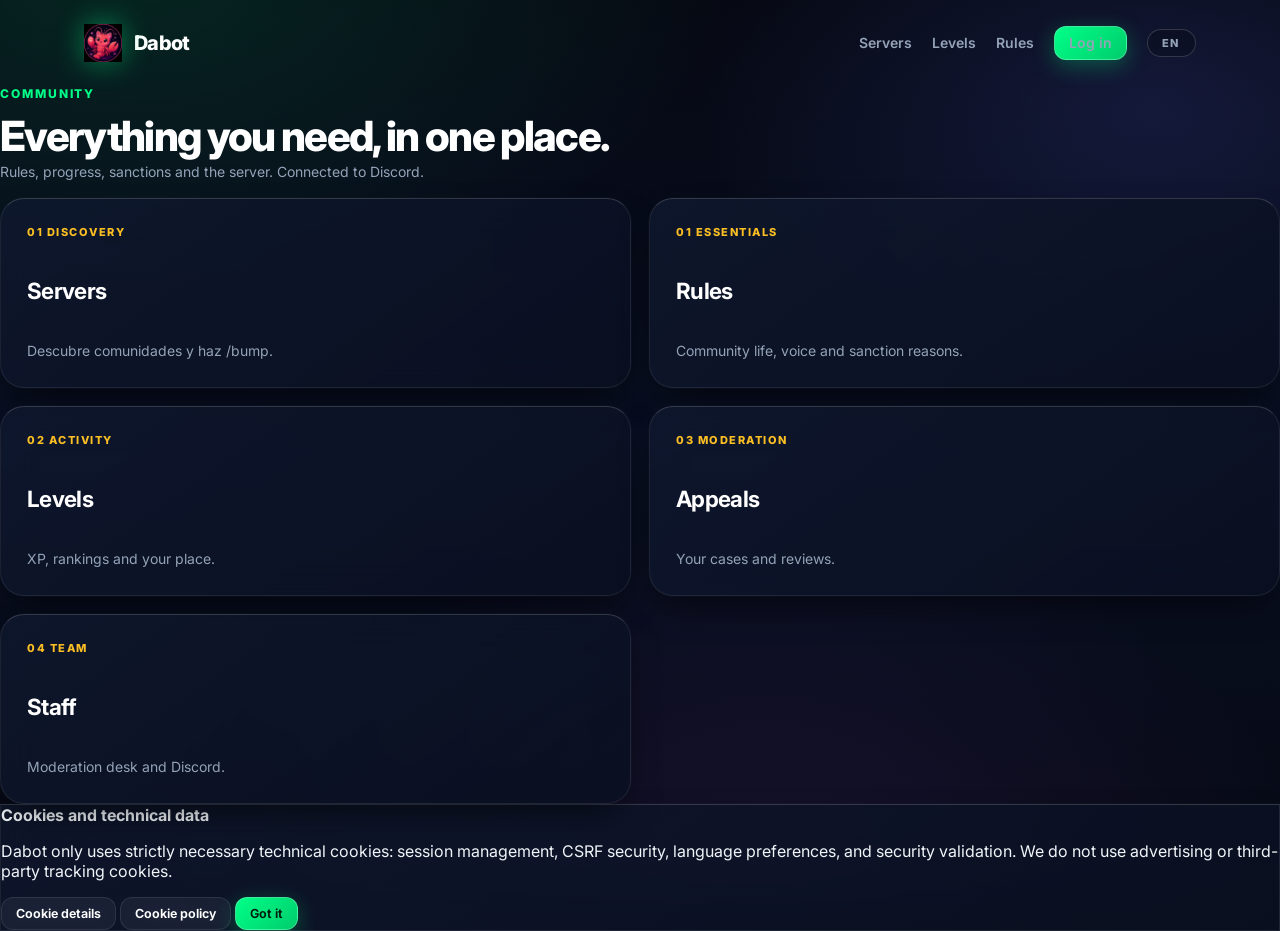
<file: templates/comunidad.html>
<!DOCTYPE html>
<html lang="en">
<head>
    <meta charset="UTF-8">
    <meta name="viewport" content="width=device-width, initial-scale=1.0">
    <title data-i18n-title="title.community">Comunidad — Dabot</title>
    <link rel="icon" href="https://davito.es/media/dabot.png">
    <link href="https://fonts.googleapis.com/css2?family=Inter:wght@400;600;800&display=swap" rel="stylesheet">
    <link rel="stylesheet" href="/static/css/style.css?v=5.7">
</head>
<body>
    <div class="ambient"></div>
    <div class="shell">
        <header class="topnav">
            <a class="brand" href="/"><img src="/static/img/dabot.png" alt=""> Dabot</a>
            <nav class="topnav-links">
                <a href="/servers"><i class="fas fa-compass"></i> Servidores</a>
                <a href="/niveles" data-i18n="nav.levels">Niveles</a>
                <a href="/normas" data-i18n="nav.rules">Normas</a>
                <a class="btn btn-primary btn-sm" href="/login" data-i18n="nav.enter">Entrar</a>
                <div class="lang-switch" role="group" aria-label="Language"><select data-lang-select><option value="es">ES</option><option value="en">EN</option><option value="fr">FR</option><option value="de">DE</option><option value="pt">PT</option><option value="it">IT</option><option value="ja">JA</option><option value="ko">KO</option><option value="zh">ZH</option></select></div>
            </nav>
        </header>
        <main class="section">
            <p class="kicker" data-i18n="com.kicker">Comunidad</p>
            <h1 class="h-title" style="font-size:2.6rem" data-i18n="com.title">Todo lo que necesitas, en un mismo sitio.</h1>
            <p class="sub" data-i18n="com.sub">Normas, progreso, sanciones y el servidor. Conectado a Discord.</p>
            <div class="hub-grid">
                <a class="hub-card glass" href="/servers"><div class="cat">01 Discovery</div><h3>Servidores</h3><p>Descubre comunidades y haz /bump.</p></a>
                <a class="hub-card glass" href="/normas"><div class="cat" data-i18n="com.card1.cat">02 Esencial</div><h3 data-i18n="com.card1.h">Normas</h3><p data-i18n="com.card1.p">Convivencia, voz y motivos de sanción.</p></a>
                <a class="hub-card glass" href="/niveles"><div class="cat" data-i18n="com.card2.cat">03 Actividad</div><h3 data-i18n="com.card2.h">Niveles</h3><p data-i18n="com.card2.p">XP, ranking y tu posición.</p></a>
                <a class="hub-card glass" href="/cuenta"><div class="cat" data-i18n="com.card3.cat">04 Moderación</div><h3 data-i18n="com.card3.h">Apelaciones</h3><p data-i18n="com.card3.p">Tus casos y revisiones.</p></a>
                <a class="hub-card glass" href="/dashboard"><div class="cat" data-i18n="com.card4.cat">05 Equipo</div><h3 data-i18n="com.card4.h">Staff</h3><p data-i18n="com.card4.p">Mesa de moderación y Discord.</p></a>
            </div>
        </main>
    </div>
    <script src="/static/js/i18n.js?v=5.7"></script>
    <script src="/static/js/cookies.js?v=2"></script>
</body>
</html>
</file>
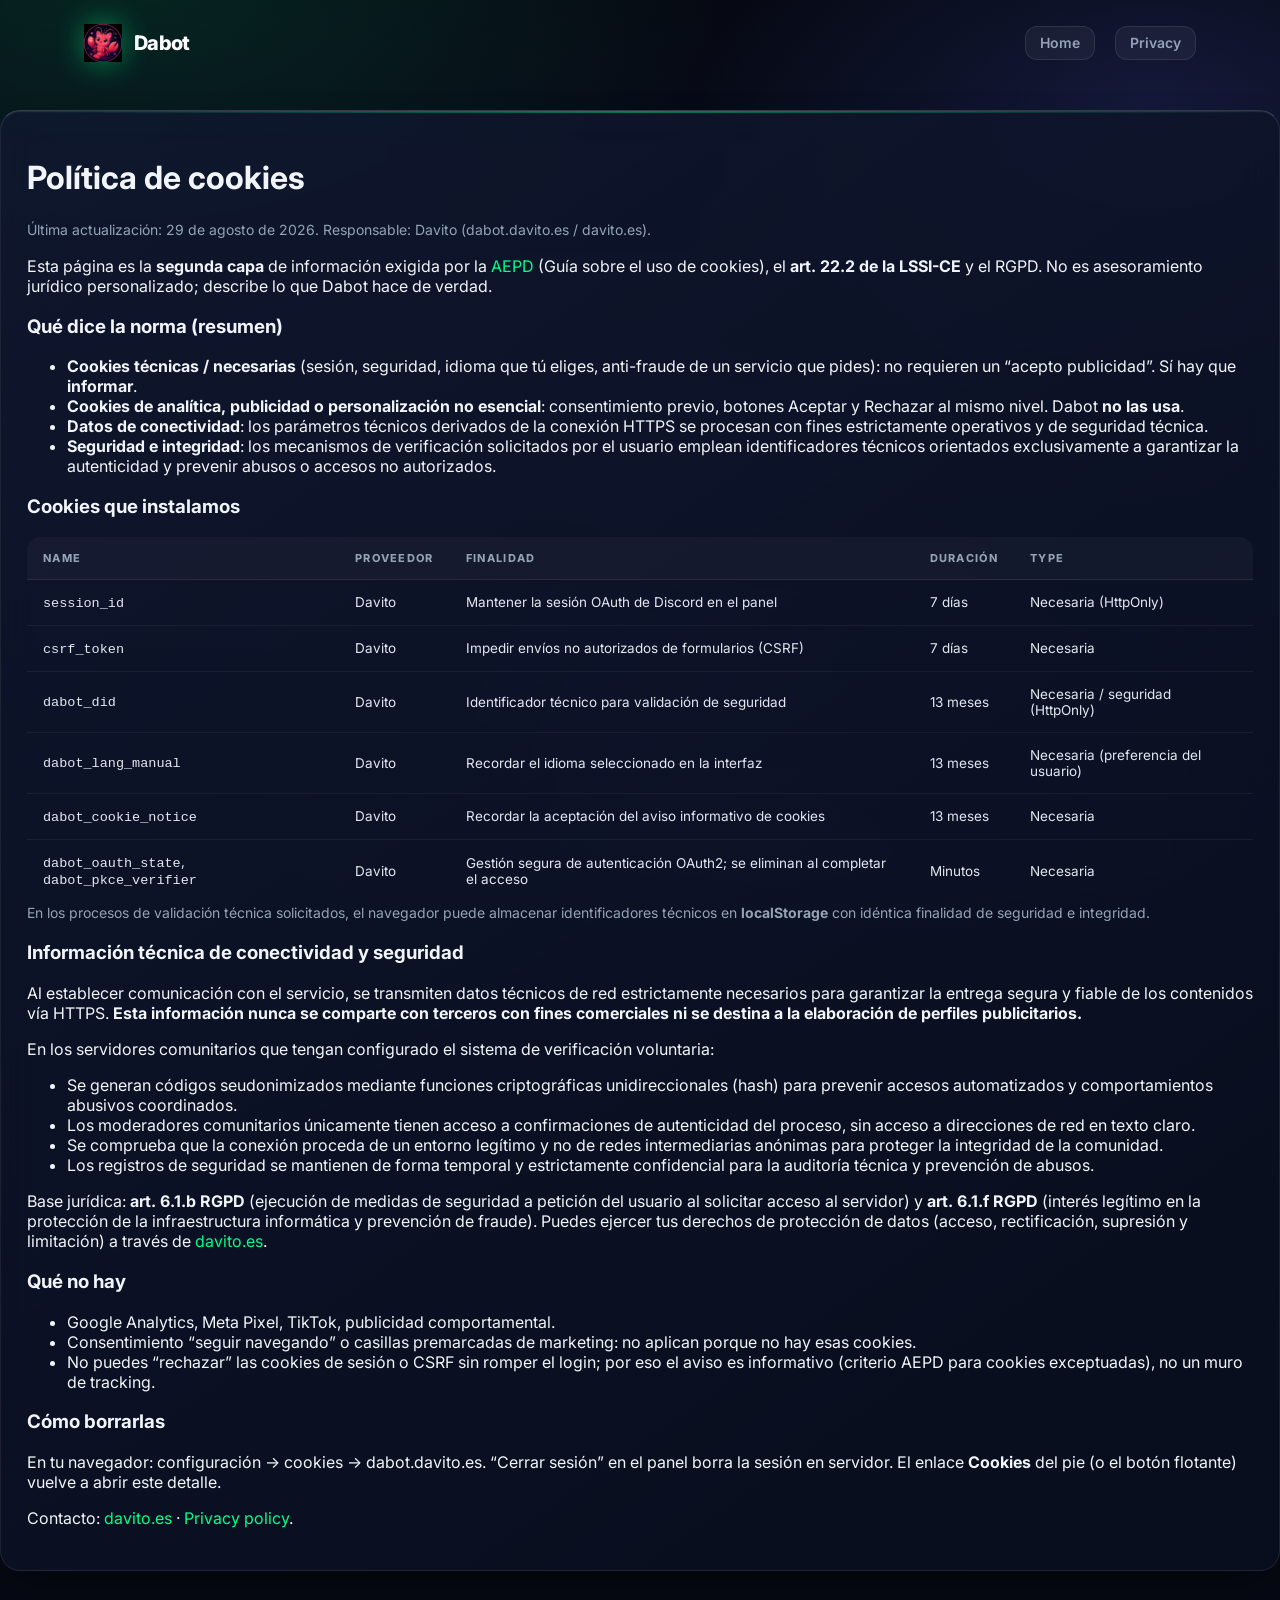
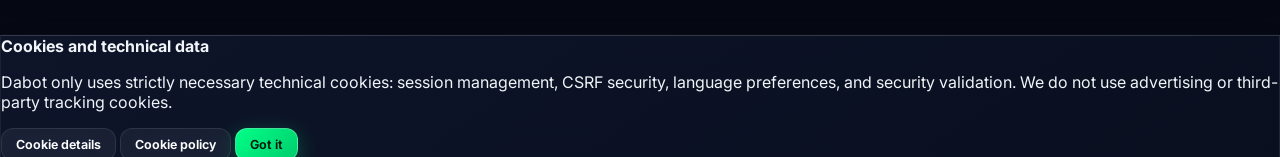
<file: templates/cookies.html>
<!DOCTYPE html>
<html lang="es">
<head>
    <meta charset="UTF-8">
    <meta name="viewport" content="width=device-width, initial-scale=1.0">
    <title>Cookies — Dabot</title>
    <link rel="icon" href="https://davito.es/media/dabot.png">
    <link href="https://fonts.googleapis.com/css2?family=Inter:wght@400;600;700&display=swap" rel="stylesheet">
    <link rel="stylesheet" href="/static/css/style.css?v=5.8">
</head>
<body>
    <div class="ambient"></div>
    <div class="shell">
        <header class="topnav">
            <a class="brand" href="/"><img src="/static/img/dabot.png" alt=""> Dabot</a>
            <nav class="topnav-links">
                <a class="btn btn-ghost btn-sm" href="/">Inicio</a>
                <a class="btn btn-ghost btn-sm" href="/privacy">Privacidad</a>
            </nav>
        </header>
        <main class="help-wrap glass panel" style="margin: 24px auto 64px;">
            <h1>Política de cookies</h1>
            <p class="sub">Última actualización: 29 de agosto de 2026. Responsable: Davito (dabot.davito.es / davito.es).</p>
            <p>Esta página es la <b>segunda capa</b> de información exigida por la <a href="https://www.aepd.es" rel="noopener">AEPD</a> (Guía sobre el uso de cookies), el <b>art. 22.2 de la LSSI-CE</b> y el RGPD. No es asesoramiento jurídico personalizado; describe lo que Dabot hace de verdad.</p>

            <h3>Qué dice la norma (resumen)</h3>
            <ul>
                <li><b>Cookies técnicas / necesarias</b> (sesión, seguridad, idioma que tú eliges, anti-fraude de un servicio que pides): no requieren un “acepto publicidad”. Sí hay que <b>informar</b>.</li>
                <li><b>Cookies de analítica, publicidad o personalización no esencial</b>: consentimiento previo, botones Aceptar y Rechazar al mismo nivel. Dabot <b>no las usa</b>.</li>
                <li><b>Datos de conectividad</b>: los parámetros técnicos derivados de la conexión HTTPS se procesan con fines estrictamente operativos y de seguridad técnica.</li>
                <li><b>Seguridad e integridad</b>: los mecanismos de verificación solicitados por el usuario emplean identificadores técnicos orientados exclusivamente a garantizar la autenticidad y prevenir abusos o accesos no autorizados.</li>
            </ul>

            <h3>Cookies que instalamos</h3>
            <div style="overflow:auto">
                <table>
                    <thead>
                        <tr><th>Nombre</th><th>Proveedor</th><th>Finalidad</th><th>Duración</th><th>Tipo</th></tr>
                    </thead>
                    <tbody>
                        <tr><td><code>session_id</code></td><td>Davito</td><td>Mantener la sesión OAuth de Discord en el panel</td><td>7 días</td><td>Necesaria (HttpOnly)</td></tr>
                        <tr><td><code>csrf_token</code></td><td>Davito</td><td>Impedir envíos no autorizados de formularios (CSRF)</td><td>7 días</td><td>Necesaria</td></tr>
                        <tr><td><code>dabot_did</code></td><td>Davito</td><td>Identificador técnico para validación de seguridad</td><td>13 meses</td><td>Necesaria / seguridad (HttpOnly)</td></tr>
                        <tr><td><code>dabot_lang_manual</code></td><td>Davito</td><td>Recordar el idioma seleccionado en la interfaz</td><td>13 meses</td><td>Necesaria (preferencia del usuario)</td></tr>
                        <tr><td><code>dabot_cookie_notice</code></td><td>Davito</td><td>Recordar la aceptación del aviso informativo de cookies</td><td>13 meses</td><td>Necesaria</td></tr>
                        <tr><td><code>dabot_oauth_state</code>, <code>dabot_pkce_verifier</code></td><td>Davito</td><td>Gestión segura de autenticación OAuth2; se eliminan al completar el acceso</td><td>Minutos</td><td>Necesaria</td></tr>
                    </tbody>
                </table>
            </div>
            <p class="sub">En los procesos de validación técnica solicitados, el navegador puede almacenar identificadores técnicos en <b>localStorage</b> con idéntica finalidad de seguridad e integridad.</p>

            <h3>Información técnica de conectividad y seguridad</h3>
            <p>Al establecer comunicación con el servicio, se transmiten datos técnicos de red estrictamente necesarios para garantizar la entrega segura y fiable de los contenidos vía HTTPS. <b>Esta información nunca se comparte con terceros con fines comerciales ni se destina a la elaboración de perfiles publicitarios.</b></p>
            <p>En los servidores comunitarios que tengan configurado el sistema de verificación voluntaria:</p>
            <ul>
                <li>Se generan códigos seudonimizados mediante funciones criptográficas unidireccionales (hash) para prevenir accesos automatizados y comportamientos abusivos coordinados.</li>
                <li>Los moderadores comunitarios únicamente tienen acceso a confirmaciones de autenticidad del proceso, sin acceso a direcciones de red en texto claro.</li>
                <li>Se comprueba que la conexión proceda de un entorno legítimo y no de redes intermediarias anónimas para proteger la integridad de la comunidad.</li>
                <li>Los registros de seguridad se mantienen de forma temporal y estrictamente confidencial para la auditoría técnica y prevención de abusos.</li>
            </ul>
            <p>Base jurídica: <b>art. 6.1.b RGPD</b> (ejecución de medidas de seguridad a petición del usuario al solicitar acceso al servidor) y <b>art. 6.1.f RGPD</b> (interés legítimo en la protección de la infraestructura informática y prevención de fraude). Puedes ejercer tus derechos de protección de datos (acceso, rectificación, supresión y limitación) a través de <a href="https://davito.es">davito.es</a>.</p>

            <h3>Qué no hay</h3>
            <ul>
                <li>Google Analytics, Meta Pixel, TikTok, publicidad comportamental.</li>
                <li>Consentimiento “seguir navegando” o casillas premarcadas de marketing: no aplican porque no hay esas cookies.</li>
                <li>No puedes “rechazar” las cookies de sesión o CSRF sin romper el login; por eso el aviso es informativo (criterio AEPD para cookies exceptuadas), no un muro de tracking.</li>
            </ul>

            <h3>Cómo borrarlas</h3>
            <p>En tu navegador: configuración → cookies → dabot.davito.es. “Cerrar sesión” en el panel borra la sesión en servidor. El enlace <b>Cookies</b> del pie (o el botón flotante) vuelve a abrir este detalle.</p>
            <p>Contacto: <a href="https://davito.es">davito.es</a> · <a href="/privacy">Política de privacidad</a>.</p>
        </main>
    </div>
    <script src="/static/js/i18n.js?v=5.7"></script>
    <script src="/static/js/cookies.js?v=2"></script>
</body>
</html>
</file>
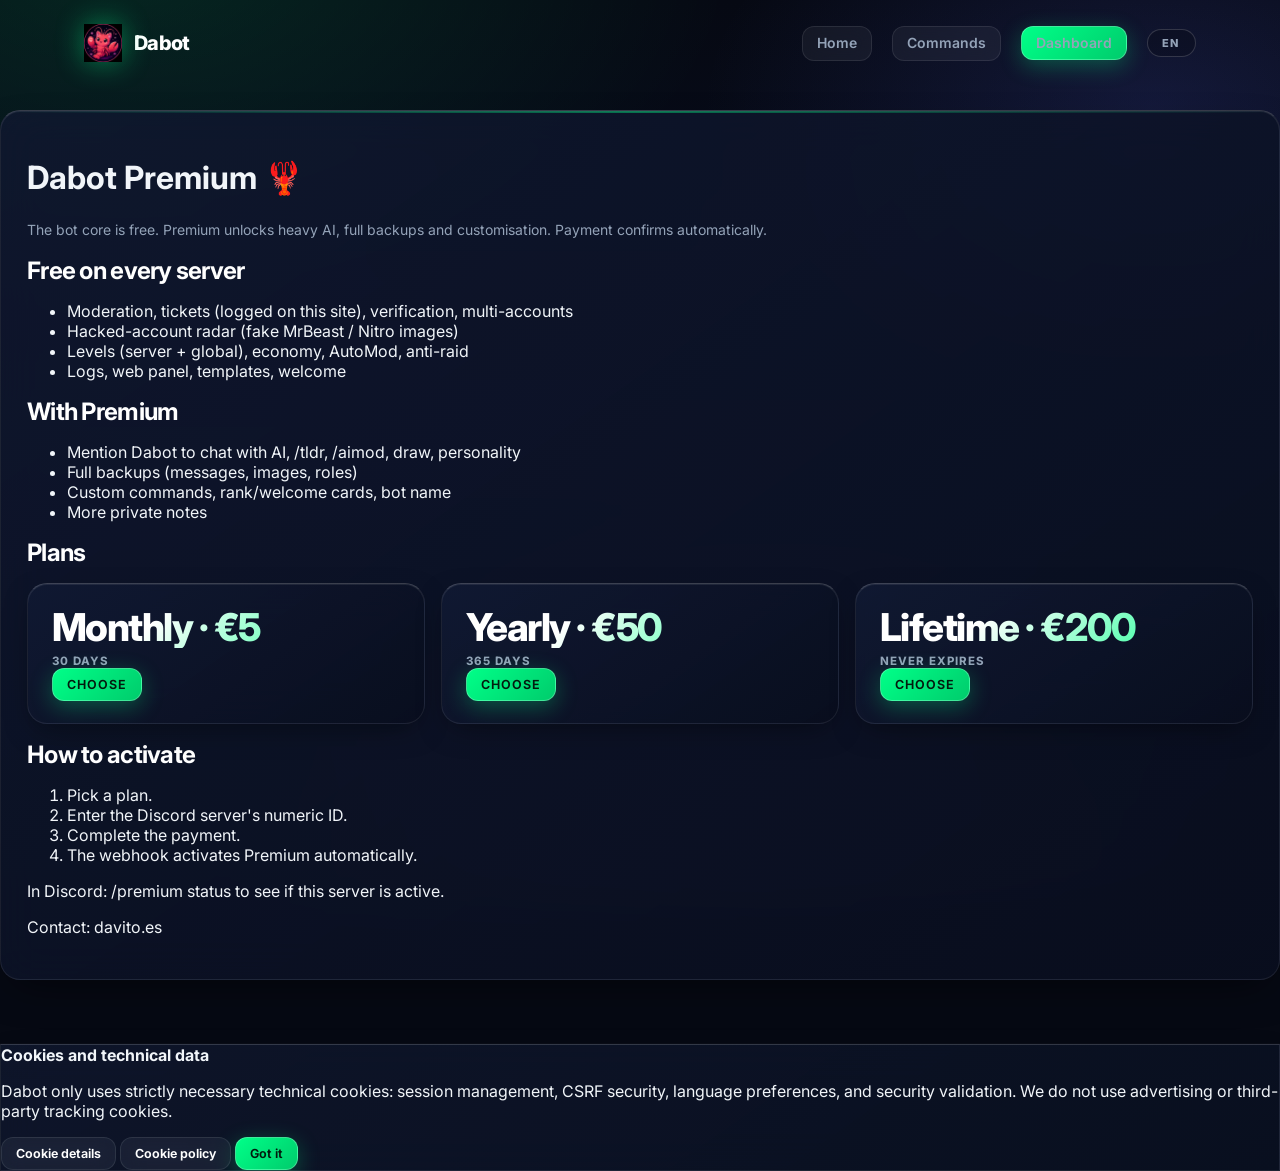
<file: templates/premium.html>
<!DOCTYPE html>
<html lang="en">
<head>
    <meta charset="UTF-8">
    <meta name="viewport" content="width=device-width, initial-scale=1.0">
    <title data-i18n-title="title.premium">Premium — Dabot</title>
    <link rel="icon" href="https://davito.es/media/dabot.png">
    <link href="https://fonts.googleapis.com/css2?family=Inter:wght@400;600;700&display=swap" rel="stylesheet">
    <link rel="stylesheet" href="/static/css/style.css?v=5.7">
</head>
<body>
    <div class="ambient"></div>
    <div class="shell">
        <header class="topnav">
            <a class="brand" href="/"><img src="/static/img/dabot.png" alt=""> Dabot</a>
            <nav class="topnav-links">
                <a class="btn btn-ghost btn-sm" href="/" data-i18n="nav.home">Inicio</a>
                <a class="btn btn-ghost btn-sm" href="/help" data-i18n="nav.help">Comandos</a>
                <a class="btn btn-primary btn-sm" href="/dashboard" data-i18n="nav.panel">Panel</a>
                <div class="lang-switch" role="group" aria-label="Language"><select data-lang-select><option value="es">ES</option><option value="en">EN</option><option value="fr">FR</option><option value="de">DE</option><option value="pt">PT</option><option value="it">IT</option><option value="ja">JA</option><option value="ko">KO</option><option value="zh">ZH</option></select></div>
            </nav>
        </header>
        <main class="help-wrap glass panel" style="margin: 24px auto 64px;">
            <h1 data-i18n="pm.title">Dabot Premium 🦞</h1>
            <p class="sub" data-i18n="pm.lead">El núcleo del bot es gratis. Premium desbloquea IA pesada, backups completos y personalización. El pago se confirma automáticamente.</p>

            <h2 data-i18n="pm.free.h">Gratis en todos los servidores</h2>
            <ul>
                <li data-i18n="pm.free.1">Moderación, tickets (registro en esta web), verificación, multicuentas</li>
                <li data-i18n="pm.free.2">Radar de cuentas hackeadas (imágenes de MrBeast / Nitro falso)</li>
                <li data-i18n="pm.free.3">Niveles (servidor + global), economía, AutoMod, anti-raid</li>
                <li data-i18n="pm.free.4">Logs, panel web, plantillas, bienvenida</li>
            </ul>

            <h2 data-i18n="pm.paid.h">Con Premium</h2>
            <ul>
                <li data-i18n="pm.paid.1">Mencionar a Dabot para chatear con IA, /tldr, /aimod, dibujar, personalidad</li>
                <li data-i18n="pm.paid.2">Backups completos (mensajes, imágenes, roles)</li>
                <li data-i18n="pm.paid.3">Comandos personalizados, cartas de rango/bienvenida, nombre del bot</li>
                <li data-i18n="pm.paid.4">Más notas privadas</li>
            </ul>

            <h2 data-i18n="pm.plans.h">Planes</h2>
            <div class="stats" style="padding:0;margin:16px 0;max-width:none;grid-template-columns:repeat(3,1fr)">
                <div class="stat glass"><b data-i18n="pm.plan.month">Mensual · 5 €</b><span><span data-i18n="pm.plan.month.d">30 días</span><br><a class="btn btn-primary btn-sm" href="https://buy.stripe.com/fZuaEZapy2Cb9Y4c6w48001" target="_blank" rel="noopener" data-i18n="pm.choose">Elegir</a></span></div>
                <div class="stat glass"><b data-i18n="pm.plan.year">Anual · 50 €</b><span><span data-i18n="pm.plan.year.d">365 días</span><br><a class="btn btn-primary btn-sm" href="https://buy.stripe.com/fZu7sNfJSccL8U09Yo48002" target="_blank" rel="noopener" data-i18n="pm.choose">Elegir</a></span></div>
                <div class="stat glass"><b data-i18n="pm.plan.life">Vitalicio · 200 €</b><span><span data-i18n="pm.plan.life.d">no caduca</span><br><a class="btn btn-primary btn-sm" href="https://buy.stripe.com/bJecN7eFO3Gf5HO2vW48003" target="_blank" rel="noopener" data-i18n="pm.choose">Elegir</a></span></div>
            </div>
            <div id="premium-server-help" class="switch-row" style="display:none;align-items:center;gap:12px">
                <div><b data-i18n="pm.server_selected">Servidor seleccionado</b><p class="sub" style="margin:4px 0 0" data-i18n="pm.server_help">Introduce este ID en el formulario de Stripe:</p></div>
                <code id="premium-server-id"></code>
            </div>
            <h2 data-i18n="pm.how.h">Cómo activarlo</h2>
            <ol>
                <li data-i18n="pm.how.1">Elige un plan.</li>
                <li data-i18n="pm.how.2">Introduce el ID numérico del servidor Discord.</li>
                <li data-i18n="pm.how.3">Completa el pago.</li>
                <li data-i18n="pm.how.4">El webhook activará Premium automáticamente.</li>
            </ol>
            <p data-i18n="pm.status">En Discord: /premium status para ver si este servidor está activo.</p>
            <p data-i18n="pm.contact">Contacto: davito.es</p>
        </main>
    </div>
    <script src="/static/js/i18n.js?v=5.7"></script>
    <script src="/static/js/cookies.js?v=2"></script>
    <script>
        const guild = new URLSearchParams(location.search).get("guild");
        if (guild && /^\d{15,20}$/.test(guild)) {
            document.getElementById("premium-server-help").style.display = "flex";
            document.getElementById("premium-server-id").textContent = guild;
        }
    </script>
</body>
</html>
</file>
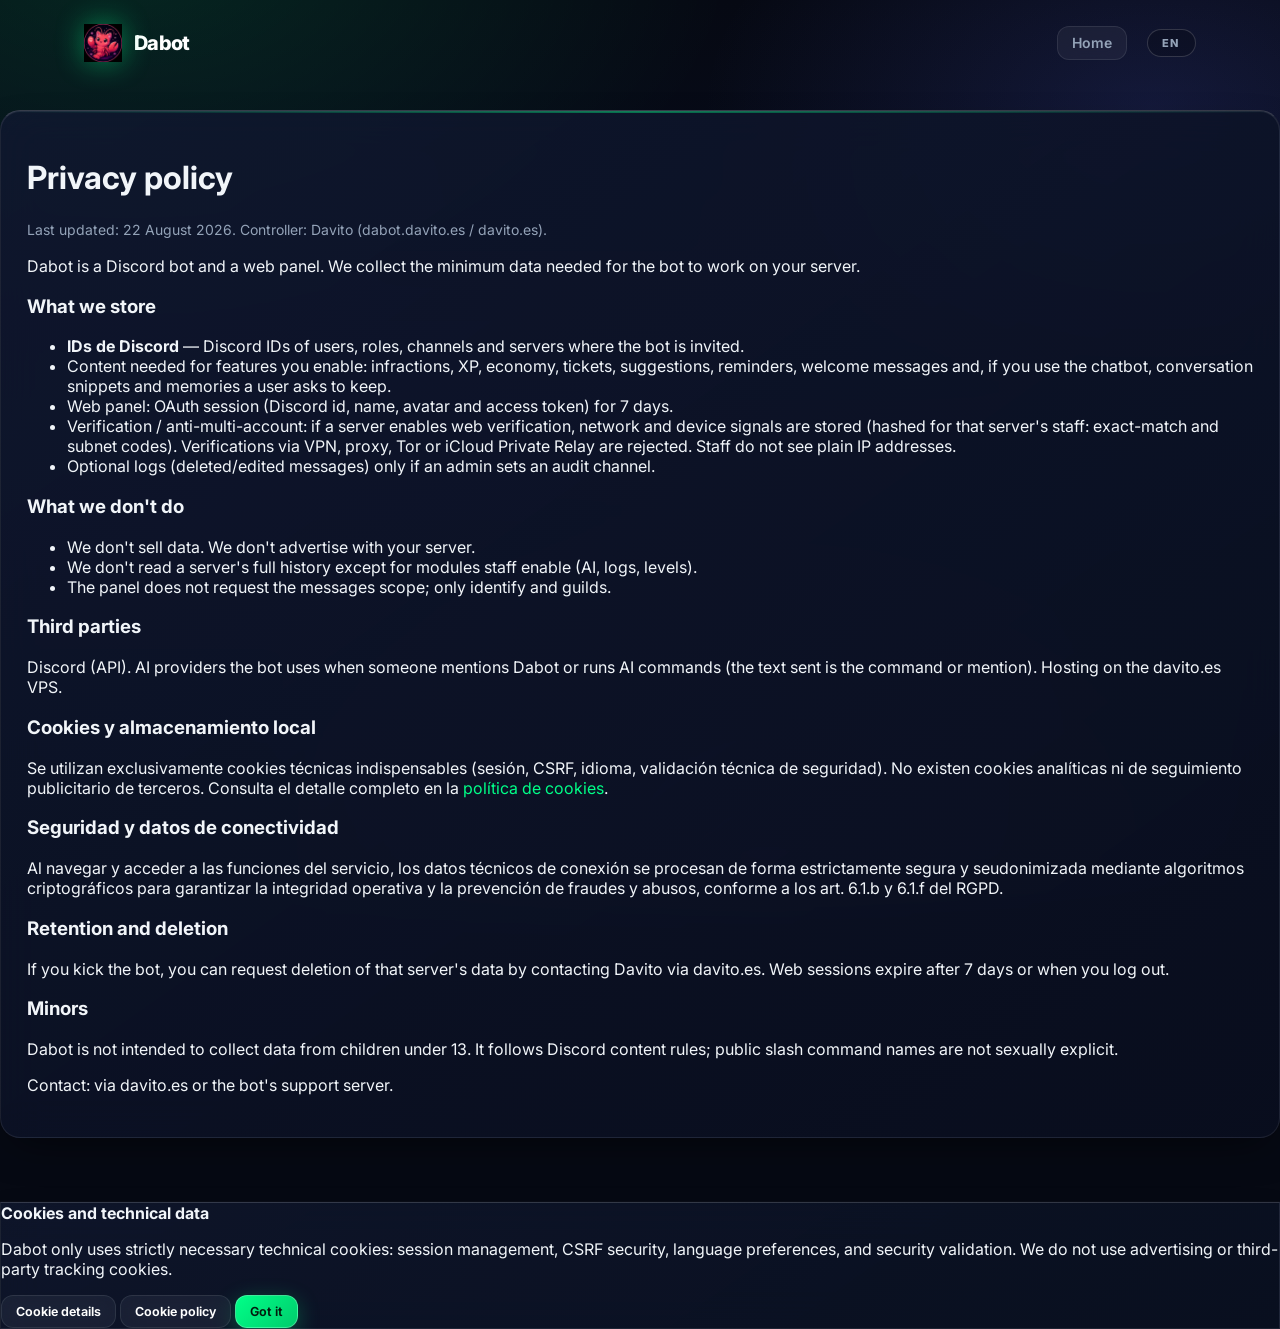
<file: templates/privacy.html>
<!DOCTYPE html>
<html lang="en">
<head>
    <meta charset="UTF-8">
    <meta name="viewport" content="width=device-width, initial-scale=1.0">
    <title data-i18n-title="title.privacy">Privacidad — Dabot</title>
    <link rel="icon" href="https://davito.es/media/dabot.png">
    <link href="https://fonts.googleapis.com/css2?family=Inter:wght@400;600;700&display=swap" rel="stylesheet">
    <link rel="stylesheet" href="/static/css/style.css?v=5.8">
</head>
<body>
    <div class="ambient"></div>
    <div class="shell">
        <header class="topnav">
            <a class="brand" href="/"><img src="/static/img/dabot.png" alt=""> Dabot</a>
            <nav class="topnav-links">
                <a class="btn btn-ghost btn-sm" href="/" data-i18n="nav.home">Inicio</a>
                <div class="lang-switch" role="group" aria-label="Language"><select data-lang-select><option value="es">ES</option><option value="en">EN</option><option value="fr">FR</option><option value="de">DE</option><option value="pt">PT</option><option value="it">IT</option><option value="ja">JA</option><option value="ko">KO</option><option value="zh">ZH</option></select></div>
            </nav>
        </header>
        <main class="help-wrap glass panel" style="margin: 24px auto 64px;">
            <h1 data-i18n="pr.title">Política de privacidad</h1>
            <p class="sub" data-i18n="pr.updated">Última actualización: 22 de agosto de 2026. Responsable: Davito (dabot.davito.es / davito.es).</p>
            <p data-i18n="pr.intro">Dabot es un bot de Discord y un panel web. Recogemos el mínimo de datos para que el bot funcione en tu servidor.</p>
            <h3 data-i18n="pr.h.store">Qué se guarda</h3>
            <ul>
                <li><b>IDs de Discord</b> — <span data-i18n="pr.li.ids">IDs de Discord de usuarios, roles, canales y servidores donde el bot está invitado.</span></li>
                <li data-i18n="pr.li.content">Contenido necesario para funciones que tú activas: infracciones, XP, economía, tickets, sugerencias, recordatorios, mensajes de bienvenida y, si usas el chatbot, fragmentos de conversación y memorias que un usuario pide recordar.</li>
                <li data-i18n="pr.li.panel">Panel web: sesión OAuth (identificador, nombre, avatar y token de acceso de Discord) durante 7 días.</li>
                <li data-i18n="pr.li.verify">Verificación y seguridad comunitaria: si un servidor habilita la validación web, se procesan identificadores técnicos de forma seudonimizada para verificar la autenticidad del acceso y prevenir intrusiones automatizadas. Los moderadores comunitarios no tienen acceso a datos de red en texto claro.</li>
                <li data-i18n="pr.li.logs">Logs opcionales (mensajes borrados/editados) solo si un administrador configura un canal de auditoría.</li>
            </ul>
            <h3 data-i18n="pr.h.not">Qué no hacemos</h3>
            <ul>
                <li data-i18n="pr.li.nosell">No vendemos datos. No hacemos publicidad con tu servidor.</li>
                <li data-i18n="pr.li.noread">No leemos el historial completo de un servidor salvo los módulos que el staff activa (IA, logs, niveles).</li>
                <li data-i18n="pr.li.scopes">El panel no pide el scope de mensajes; solo identify y guilds.</li>
            </ul>
            <h3 data-i18n="pr.h.third">Terceros</h3>
            <p data-i18n="pr.third">Discord (API). Proveedores de IA que el bot use cuando alguien menciona a Dabot o lanza comandos de IA (el texto enviado es el del comando o la mención). Alojamiento en el VPS de davito.es.</p>
            <h3>Cookies y almacenamiento local</h3>
            <p>Se utilizan exclusivamente cookies técnicas indispensables (sesión, CSRF, idioma, validación técnica de seguridad). No existen cookies analíticas ni de seguimiento publicitario de terceros. Consulta el detalle completo en la <a href="/cookies">política de cookies</a>.</p>
            <h3>Seguridad y datos de conectividad</h3>
            <p>Al navegar y acceder a las funciones del servicio, los datos técnicos de conexión se procesan de forma estrictamente segura y seudonimizada mediante algoritmos criptográficos para garantizar la integridad operativa y la prevención de fraudes y abusos, conforme a los art. 6.1.b y 6.1.f del RGPD.</p>
            <h3 data-i18n="pr.h.retention">Conservación y baja</h3>
            <p data-i18n="pr.retention">Si expulsas al bot, puedes pedir el borrado de los datos de ese servidor escribiendo a Davito desde davito.es. Las sesiones web caducan a los 7 días o al pulsar Cerrar sesión.</p>
            <h3 data-i18n="pr.h.minors">Menores</h3>
            <p data-i18n="pr.minors">Dabot no está pensado para recoger datos de menores de 13 años. Cumple las reglas de Discord sobre contenido; los comandos slash públicos no incluyen nombres sexualmente explícitos.</p>
            <p data-i18n="pr.contact">Contacto: a través de davito.es o el servidor de soporte del bot.</p>
        </main>
    </div>
    <script src="/static/js/i18n.js?v=5.7"></script>
    <script src="/static/js/cookies.js?v=2"></script>
</body>
</html>
</file>
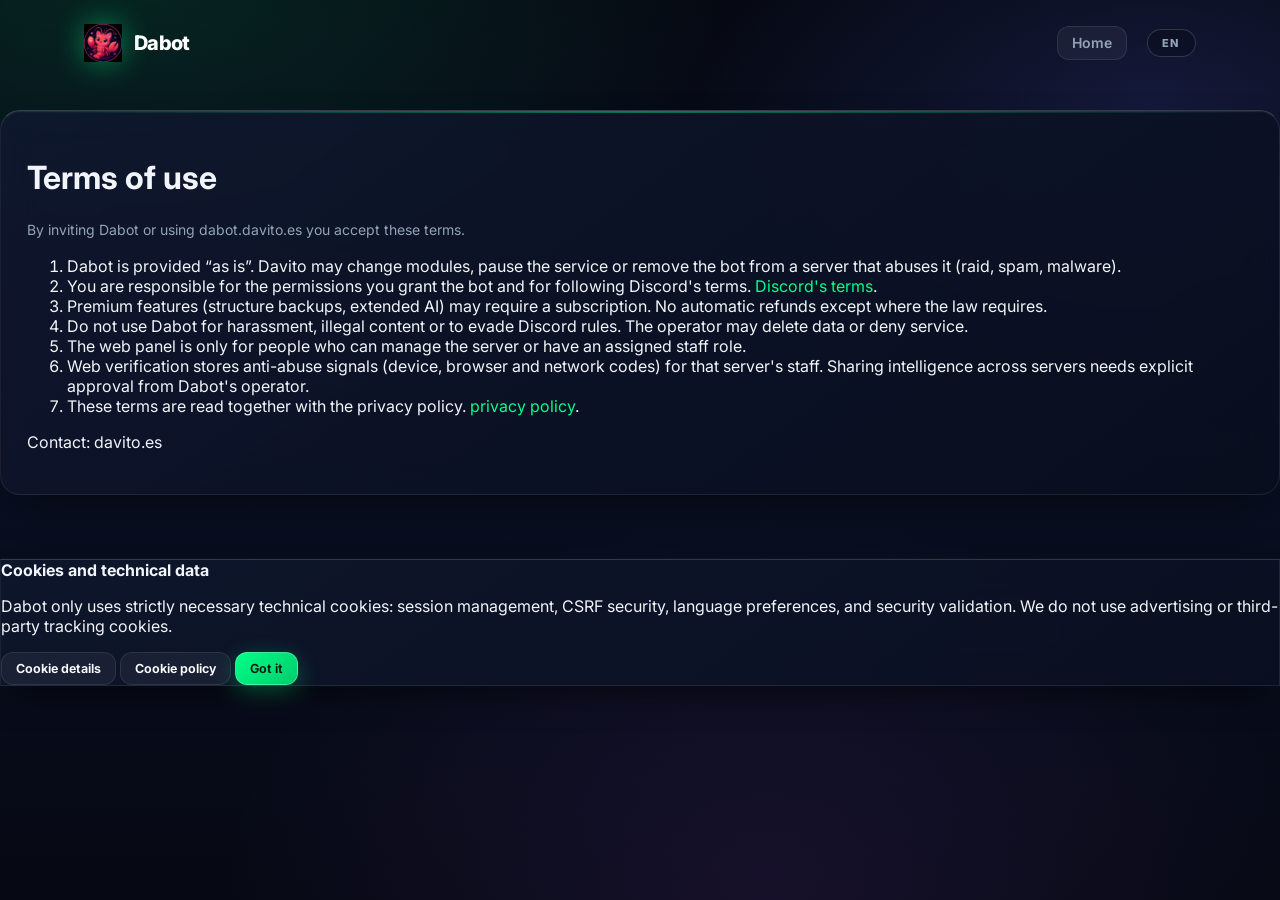
<file: templates/terms.html>
<!DOCTYPE html>
<html lang="en">
<head>
    <meta charset="UTF-8">
    <meta name="viewport" content="width=device-width, initial-scale=1.0">
    <title data-i18n-title="title.terms">Términos — Dabot</title>
    <link rel="icon" href="https://davito.es/media/dabot.png">
    <link href="https://fonts.googleapis.com/css2?family=Inter:wght@400;600;700&display=swap" rel="stylesheet">
    <link rel="stylesheet" href="/static/css/style.css?v=5.7">
</head>
<body>
    <div class="ambient"></div>
    <div class="shell">
        <header class="topnav">
            <a class="brand" href="/"><img src="/static/img/dabot.png" alt=""> Dabot</a>
            <nav class="topnav-links">
                <a class="btn btn-ghost btn-sm" href="/" data-i18n="nav.home">Inicio</a>
                <div class="lang-switch" role="group" aria-label="Language"><select data-lang-select><option value="es">ES</option><option value="en">EN</option><option value="fr">FR</option><option value="de">DE</option><option value="pt">PT</option><option value="it">IT</option><option value="ja">JA</option><option value="ko">KO</option><option value="zh">ZH</option></select></div>
            </nav>
        </header>
        <main class="help-wrap glass panel" style="margin: 24px auto 64px;">
            <h1 data-i18n="te.title">Términos de uso</h1>
            <p class="sub" data-i18n="te.lead">Al invitar Dabot o usar dabot.davito.es aceptas estos términos.</p>
            <ol>
                <li data-i18n="te.1">Dabot se ofrece «tal cual». Davito puede cambiar módulos, pausar el servicio o expulsar el bot de un servidor que abuse de él (raid, spam, malware).</li>
                <li><span data-i18n="te.2">Tú eres responsable de los permisos que otorgas al bot y de cumplir las condiciones de Discord.</span> <a href="https://discord.com/terms" data-i18n="te.discord_terms">condiciones de Discord</a>.</li>
                <li data-i18n="te.3">Funciones Premium (copias de seguridad de estructura, IA extendida) pueden requerir suscripción. No hay reembolsos automáticos salvo lo que exija la ley.</li>
                <li data-i18n="te.4">No uses Dabot para acoso, contenido ilegal o evadir las reglas de Discord. El operador puede borrar datos o denegar el servicio.</li>
                <li data-i18n="te.5">El panel web es solo para quien tenga permiso de gestionar el servidor o un rol de staff asignado.</li>
                <li data-i18n="te.6">El proceso de verificación web incorpora validaciones técnicas de seguridad orientadas a la prevención de abusos, intrusiones automatizadas y protección de la comunidad conforme a las políticas vigentes.</li>
                <li><span data-i18n="te.7">Estos términos se interpretan junto a la política de privacidad.</span> <a href="/privacy" data-i18n="te.privacy_link">política de privacidad</a>.</li>
            </ol>
            <p data-i18n="te.contact">Contacto: davito.es</p>
        </main>
    </div>
    <script src="/static/js/i18n.js?v=5.7"></script>
    <script src="/static/js/cookies.js?v=2"></script>
</body>
</html>
</file>
<file: static/css/style.css>
/* Dabot × davito.es — Modern Glassmorphic Design System v6.0 */

:root {
    --font: "Inter", system-ui, -apple-system, BlinkMacSystemFont, "Segoe UI", Roboto, sans-serif;
    --mono: "IBM Plex Mono", ui-monospace, SFMono-Regular, Menlo, Monaco, Consolas, monospace;
    --bg: #060913;
    --bg-2: #0b1122;
    --card: rgba(14, 22, 44, 0.78);
    --card-hover: rgba(20, 32, 64, 0.88);
    --card-solid: #0e172e;
    --line: rgba(255, 255, 255, 0.08);
    --line-strong: rgba(255, 255, 255, 0.16);
    --text: #f1f5f9;
    --text-bright: #ffffff;
    --muted: #94a3b8;
    --faint: #64748b;
    --green: #00ff88;
    --green-dim: rgba(0, 255, 136, 0.12);
    --green-glow: rgba(0, 255, 136, 0.35);
    --pink: #ec4899;
    --purple: #a855f7;
    --gold: #fbbf24;
    --cyan: #38bdf8;
    --discord: #5865f2;
    --danger: #fb7185;
    --danger-dim: rgba(251, 113, 133, 0.12);
    --ok: #34d399;
    --warn: #fbbf24;
    --radius: 20px;
    --radius-sm: 12px;
    --shadow: 0 20px 50px -15px rgba(0, 0, 0, 0.75);
    --sidebar: 256px;
}

* { box-sizing: border-box; }
html, body { margin: 0; padding: 0; }
html { background: var(--bg); scroll-behavior: smooth; }

body {
    font-family: var(--font);
    background: var(--bg);
    color: var(--text);
    min-height: 100vh;
    -webkit-font-smoothing: antialiased;
    -moz-osx-font-smoothing: grayscale;
    overflow-x: hidden;
}

/* Custom Scrollbars */
::-webkit-scrollbar {
    width: 8px;
    height: 8px;
}
::-webkit-scrollbar-track {
    background: rgba(6, 9, 19, 0.6);
}
::-webkit-scrollbar-thumb {
    background: rgba(255, 255, 255, 0.14);
    border-radius: 999px;
}
::-webkit-scrollbar-thumb:hover {
    background: rgba(0, 255, 136, 0.35);
}

a { color: var(--green); text-decoration: none; transition: color .15s ease; }
a:hover { color: #6bffb3; }
img { max-width: 100%; }
button, input, select, textarea { font-family: inherit; }

/* Ambient Lighting & Mesh Gradients */
.ambient,
.ambient-background {
    position: fixed;
    inset: 0;
    z-index: 0;
    pointer-events: none;
    background:
        radial-gradient(1100px 650px at 10% -5%, rgba(0, 255, 136, 0.12), transparent 55%),
        radial-gradient(900px 550px at 90% 12%, rgba(88, 101, 242, 0.16), transparent 50%),
        radial-gradient(1000px 700px at 60% 100%, rgba(168, 85, 247, 0.10), transparent 55%),
        linear-gradient(180deg, #060913 0%, #090f22 50%, #060913 100%);
}

.shell { position: relative; z-index: 1; }

/* Brand Typography & Badges */
.brand {
    display: flex;
    align-items: center;
    gap: 12px;
    color: var(--text-bright);
    font-weight: 800;
    letter-spacing: -0.035em;
    font-size: 1.25rem;
    transition: transform .2s ease;
}
.brand:hover {
    transform: scale(1.02);
}
.brand img {
    width: 38px;
    height: 38px;
    object-fit: contain;
    filter: drop-shadow(0 0 14px rgba(0, 255, 136, 0.45));
    transition: transform .25s ease;
}
.brand:hover img {
    transform: rotate(5deg) scale(1.08);
}
.brand .mark { color: var(--green); }

.badge {
    display: inline-flex;
    align-items: center;
    gap: 6px;
    padding: 6px 14px;
    border-radius: 999px;
    border: 1px solid rgba(0, 255, 136, 0.32);
    background: linear-gradient(135deg, rgba(0, 255, 136, 0.16) 0%, rgba(0, 255, 136, 0.05) 100%);
    color: var(--green);
    font-size: 11px;
    font-weight: 750;
    letter-spacing: 0.12em;
    text-transform: uppercase;
    box-shadow: 0 4px 14px rgba(0, 255, 136, 0.15);
}

/* Glassmorphism System */
.glass,
.bg-glass {
    background: linear-gradient(145deg, rgba(16, 25, 48, 0.78) 0%, rgba(10, 16, 33, 0.88) 100%);
    border: 1px solid rgba(255, 255, 255, 0.08);
    border-top: 1px solid rgba(255, 255, 255, 0.16);
    backdrop-filter: blur(20px);
    -webkit-backdrop-filter: blur(20px);
    box-shadow: 0 16px 36px -12px rgba(0, 0, 0, 0.65), 0 0 0 1px rgba(255, 255, 255, 0.02);
}
.text-neon { color: var(--green); text-shadow: 0 0 12px rgba(0, 255, 136, 0.4); }

/* Buttons with Tactile Elevation */
.btn {
    display: inline-flex;
    align-items: center;
    justify-content: center;
    gap: 8px;
    border: 0;
    cursor: pointer;
    border-radius: 999px;
    padding: 11px 20px;
    font-weight: 650;
    font-size: 13.5px;
    transition: transform .18s cubic-bezier(0.16, 1, 0.3, 1), box-shadow .18s ease, background .18s ease, opacity .18s ease;
    text-decoration: none;
    line-height: 1.2;
}
.btn:hover { transform: translateY(-2px); }
.btn:active { transform: translateY(0); }
.btn:disabled { opacity: .5; cursor: not-allowed; transform: none; box-shadow: none; }

.btn-primary {
    background: linear-gradient(135deg, #00ff88 0%, #00cc6c 100%);
    color: #031b0e;
    box-shadow: 0 6px 22px rgba(0, 255, 136, 0.28);
    border: 1px solid rgba(255, 255, 255, 0.25);
}
.btn-primary:hover {
    background: linear-gradient(135deg, #4effa7 0%, #00ff88 100%);
    box-shadow: 0 8px 28px rgba(0, 255, 136, 0.45);
    color: #02140a;
}
.btn-discord {
    background: linear-gradient(135deg, #5865f2 0%, #4752c4 100%);
    color: #ffffff;
    box-shadow: 0 6px 20px rgba(88, 101, 242, 0.28);
    border: 1px solid rgba(255, 255, 255, 0.15);
}
.btn-discord:hover {
    background: linear-gradient(135deg, #6c79f8 0%, #5865f2 100%);
    box-shadow: 0 8px 26px rgba(88, 101, 242, 0.45);
}
.btn-ghost {
    background: rgba(255, 255, 255, 0.05);
    color: var(--text-bright);
    border: 1px solid rgba(255, 255, 255, 0.09);
    backdrop-filter: blur(10px);
}
.btn-ghost:hover {
    background: rgba(255, 255, 255, 0.09);
    border-color: rgba(255, 255, 255, 0.18);
}
.btn-danger {
    background: linear-gradient(135deg, rgba(251, 113, 133, 0.18) 0%, rgba(251, 113, 133, 0.08) 100%);
    color: var(--danger);
    border: 1px solid rgba(251, 113, 133, 0.3);
}
.btn-danger:hover {
    background: rgba(251, 113, 133, 0.25);
    border-color: var(--danger);
    box-shadow: 0 4px 18px rgba(251, 113, 133, 0.25);
}
.btn-sm { padding: 8px 14px; font-size: 12.5px; border-radius: 12px; }
.btn-block { width: 100%; }

/* Form Elements & Inputs */
.field { display: flex; flex-direction: column; gap: 7px; }
.field label {
    font-size: 11px;
    font-weight: 750;
    letter-spacing: .11em;
    text-transform: uppercase;
    color: var(--muted);
}
.field input, .field select, .field textarea, .search {
    background: #090e1d;
    border: 1px solid rgba(255, 255, 255, 0.09);
    color: var(--text-bright);
    border-radius: 12px;
    padding: 12px 16px;
    outline: none;
    font-size: 14px;
    transition: border-color .2s ease, box-shadow .2s ease, background .2s ease;
}
.field input:focus, .field select:focus, .field textarea:focus, .search:focus {
    background: #0d152a;
    border-color: var(--green);
    box-shadow: 0 0 0 3px rgba(0, 255, 136, 0.18), 0 0 20px rgba(0, 255, 136, 0.10);
}
.field select {
    cursor: pointer;
    color-scheme: dark;
}

/* Modern Animated Toggle Switch */
.toggle {
    width: 48px;
    height: 26px;
    appearance: none;
    background: #18233a;
    border-radius: 999px;
    position: relative;
    cursor: pointer;
    border: 1px solid rgba(255, 255, 255, 0.1);
    transition: background .25s ease, box-shadow .25s ease, border-color .25s ease;
    outline: none;
    flex-shrink: 0;
}
.toggle:hover {
    border-color: rgba(255, 255, 255, 0.25);
}
.toggle:checked {
    background: var(--green);
    border-color: var(--green);
    box-shadow: 0 0 16px rgba(0, 255, 136, 0.4);
}
.toggle::after {
    content: "";
    position: absolute;
    top: 3px;
    left: 3px;
    width: 18px;
    height: 18px;
    background: white;
    border-radius: 50%;
    transition: transform .22s cubic-bezier(0.16, 1, 0.3, 1);
    box-shadow: 0 2px 6px rgba(0, 0, 0, 0.4);
}
.toggle:checked::after {
    transform: translateX(22px);
    background: #041d10;
}

/* Switch Rows */
.switch-row {
    display: flex;
    justify-content: space-between;
    align-items: center;
    gap: 16px;
    padding: 16px 20px;
    border-radius: 14px;
    background: rgba(255, 255, 255, 0.02);
    border: 1px solid rgba(255, 255, 255, 0.04);
    margin-bottom: 8px;
    transition: background .15s ease, border-color .15s ease;
}
.switch-row:hover {
    background: rgba(255, 255, 255, 0.04);
    border-color: rgba(255, 255, 255, 0.08);
}
.switch-row b {
    font-size: 14px;
    color: var(--text-bright);
}
.switch-row p {
    margin: 4px 0 0;
    color: var(--muted);
    font-size: 12.5px;
    line-height: 1.45;
}

/* Landing Top Navigation */
.topnav {
    max-width: 1160px;
    margin: 0 auto;
    padding: 24px 24px;
    display: flex;
    align-items: center;
    justify-content: space-between;
    gap: 18px;
}
.topnav-links { display: flex; align-items: center; gap: 20px; flex-wrap: wrap; }
.topnav-links a { color: var(--muted); font-weight: 600; font-size: 14px; transition: color .15s ease; }
.topnav-links a:hover { color: var(--text-bright); }

.lang-switch {
    display: inline-flex;
    border: 1px solid var(--line-strong);
    border-radius: 999px;
    overflow: hidden;
    flex-shrink: 0;
    background: rgba(0, 0, 0, 0.2);
}
.lang-switch select {
    appearance: none;
    background: transparent;
    color: var(--muted);
    border: 0;
    padding: 6px 14px;
    cursor: pointer;
    font-size: 11px;
    font-weight: 800;
    letter-spacing: 0.08em;
    color-scheme: dark;
    outline: none;
}
.lang-switch select:hover, .lang-switch select:focus {
    color: var(--green);
}

/* Dashboard Shell Layout */
.app {
    display: grid;
    grid-template-columns: var(--sidebar) 1fr;
    min-height: 100vh;
    position: relative;
    z-index: 1;
}

/* Sidebar Styling */
.sidebar {
    border-right: 1px solid rgba(255, 255, 255, 0.07);
    background: rgba(8, 13, 26, 0.94);
    backdrop-filter: blur(24px);
    -webkit-backdrop-filter: blur(24px);
    padding: 22px 14px;
    display: flex;
    flex-direction: column;
    gap: 5px;
    box-shadow: 4px 0 24px rgba(0, 0, 0, 0.4);
}

.sidebar-guild-card {
    display: flex;
    align-items: center;
    gap: 12px;
    padding: 10px 12px;
    border-radius: 14px;
    background: linear-gradient(135deg, rgba(255, 255, 255, 0.06) 0%, rgba(255, 255, 255, 0.02) 100%);
    border: 1px solid rgba(255, 255, 255, 0.08);
    cursor: pointer;
    margin: 4px 4px 14px;
    transition: all .2s cubic-bezier(0.16, 1, 0.3, 1);
}
.sidebar-guild-card:hover {
    background: rgba(255, 255, 255, 0.09);
    border-color: rgba(0, 255, 136, 0.35);
    transform: translateY(-1px);
    box-shadow: 0 6px 20px rgba(0, 0, 0, 0.45);
}
.sidebar-guild-card img {
    width: 36px;
    height: 36px;
    border-radius: 10px;
    object-fit: cover;
    border: 1px solid rgba(255, 255, 255, 0.15);
    flex-shrink: 0;
}
.sidebar-guild-card .guild-title {
    font-size: 13px;
    font-weight: 750;
    color: #fff;
    line-height: 1.2;
    max-width: 140px;
    overflow: hidden;
    text-overflow: ellipsis;
    white-space: nowrap;
}
.sidebar-guild-card .guild-sub {
    font-size: 10.5px;
    color: var(--green);
    font-weight: 600;
    margin-top: 3px;
    display: flex;
    align-items: center;
    gap: 5px;
}

.nav-section-title {
    font-size: 10px;
    font-weight: 800;
    letter-spacing: 0.14em;
    text-transform: uppercase;
    color: var(--faint);
    padding: 16px 12px 6px;
    display: flex;
    align-items: center;
    gap: 6px;
}

.nav-btn {
    display: flex;
    align-items: center;
    gap: 12px;
    width: 100%;
    background: transparent;
    color: var(--muted);
    border: 1px solid transparent;
    border-radius: 12px;
    padding: 10px 14px;
    cursor: pointer;
    font-weight: 600;
    font-size: 13.5px;
    text-align: left;
    transition: all .2s cubic-bezier(0.16, 1, 0.3, 1);
    position: relative;
    text-decoration: none;
}
.nav-btn i {
    width: 20px;
    text-align: center;
    font-size: 14px;
    transition: transform .2s ease, color .2s ease;
}
.nav-btn:hover {
    background: rgba(255, 255, 255, 0.05);
    color: var(--text-bright);
    transform: translateX(3px);
}
.nav-btn:hover i {
    color: var(--green);
    transform: scale(1.15);
}
.nav-btn.active {
    background: linear-gradient(90deg, rgba(0, 255, 136, 0.16) 0%, rgba(0, 255, 136, 0.03) 100%);
    color: #ffffff;
    border-color: rgba(0, 255, 136, 0.25);
    border-left: 3px solid var(--green);
    font-weight: 700;
    box-shadow: 0 4px 20px -6px rgba(0, 255, 136, 0.25);
}
.nav-btn.active i {
    color: var(--green);
    filter: drop-shadow(0 0 6px rgba(0, 255, 136, 0.6));
}
.sidebar-foot {
    margin-top: auto;
    padding-top: 14px;
    border-top: 1px solid rgba(255, 255, 255, 0.07);
    display: flex;
    flex-direction: column;
    gap: 4px;
}

/* Topbar Header */
.content { min-width: 0; display: flex; flex-direction: column; min-height: 100vh; }
.topbar {
    display: flex;
    align-items: center;
    justify-content: space-between;
    gap: 16px;
    padding: 16px 28px;
    border-bottom: 1px solid rgba(255, 255, 255, 0.07);
    background: rgba(7, 11, 23, 0.75);
    backdrop-filter: blur(20px);
    -webkit-backdrop-filter: blur(20px);
    position: sticky;
    top: 0;
    z-index: 10;
    box-shadow: 0 4px 24px rgba(0, 0, 0, 0.35);
}
.page { padding: 26px 28px 48px; max-width: 1180px; width: 100%; margin: 0 auto; }
.hidden { display: none !important; }

/* Status Pill & User Chip & Live Sync */
.live-sync-badge {
    display: inline-flex;
    align-items: center;
    gap: 7px;
    padding: 6px 13px;
    border-radius: 999px;
    font-size: 11px;
    font-weight: 800;
    letter-spacing: 0.08em;
    text-transform: uppercase;
    background: rgba(0, 255, 136, 0.09);
    border: 1px solid rgba(0, 255, 136, 0.28);
    color: var(--green);
    box-shadow: 0 0 14px rgba(0, 255, 136, 0.12);
}
.pulse-ring {
    width: 7px;
    height: 7px;
    border-radius: 50%;
    background: var(--green);
    box-shadow: 0 0 8px var(--green);
    animation: live-pulse 1.8s infinite;
}
@keyframes live-pulse {
    0% { transform: scale(0.9); opacity: 1; box-shadow: 0 0 0 0 rgba(0, 255, 136, 0.7); }
    70% { transform: scale(1.1); opacity: 0.8; box-shadow: 0 0 0 8px rgba(0, 255, 136, 0); }
    100% { transform: scale(0.9); opacity: 1; box-shadow: 0 0 0 0 rgba(0, 255, 136, 0); }
}

.status-pill {
    display: flex;
    align-items: center;
    gap: 9px;
    padding: 7px 15px;
    border-radius: 999px;
    border: 1px solid rgba(0, 255, 136, 0.28);
    background: rgba(0, 255, 136, 0.08);
    font-size: 12px;
    font-weight: 650;
    color: var(--green);
}
.status-pill .dot {
    width: 8px;
    height: 8px;
    border-radius: 50%;
    background: var(--green);
    box-shadow: 0 0 10px var(--green);
    animation: pulse-dot 2.2s infinite;
}
@keyframes pulse-dot {
    0%, 100% { transform: scale(1); opacity: 1; }
    50% { transform: scale(1.35); opacity: 0.6; }
}

.userchip {
    display: flex;
    align-items: center;
    gap: 11px;
    padding: 4px 14px 4px 5px;
    border-radius: 999px;
    background: rgba(255, 255, 255, 0.04);
    border: 1px solid var(--line);
    transition: border-color .2s ease, background .2s ease;
}
.userchip:hover {
    border-color: rgba(255, 255, 255, 0.16);
    background: rgba(255, 255, 255, 0.07);
}
.userchip img {
    width: 34px;
    height: 34px;
    border-radius: 50%;
    border: 2px solid rgba(0, 255, 136, 0.4);
}
.userchip .name {
    font-size: 13.5px;
    font-weight: 700;
    line-height: 1.2;
}
.userchip .role {
    font-size: 10px;
    color: var(--gold);
    font-weight: 800;
    letter-spacing: .08em;
    text-transform: uppercase;
}

.hamburger { display: none; }

/* Cards & Server Grids */
.cards {
    display: grid;
    grid-template-columns: repeat(auto-fill, minmax(290px, 1fr));
    gap: 22px;
}

.server-card {
    padding: 24px 20px 20px;
    border-radius: 22px;
    text-align: center;
    display: flex;
    flex-direction: column;
    align-items: center;
    gap: 12px;
    position: relative;
    overflow: hidden;
    transition: transform .28s cubic-bezier(0.16, 1, 0.3, 1), box-shadow .28s ease, border-color .28s ease;
    background: linear-gradient(165deg, rgba(18, 28, 56, 0.85) 0%, rgba(9, 14, 30, 0.95) 100%);
    border: 1px solid rgba(255, 255, 255, 0.08);
    border-top: 1px solid rgba(255, 255, 255, 0.20);
    box-shadow: 0 12px 32px -10px rgba(0, 0, 0, 0.55), inset 0 1px 0 rgba(255, 255, 255, 0.1);
}
.server-card::before {
    content: "";
    position: absolute;
    top: 0;
    left: 0;
    right: 0;
    height: 3px;
    background: linear-gradient(90deg, transparent, var(--green), transparent);
    opacity: 0;
    transition: opacity .3s ease;
}
.server-card:hover {
    transform: translateY(-6px);
    border-color: rgba(0, 255, 136, 0.45);
    box-shadow: 0 20px 48px -12px rgba(0, 255, 136, 0.22), 0 0 0 1px rgba(0, 255, 136, 0.25);
}
.server-card:hover::before {
    opacity: 1;
}
.server-card img, .server-fallback {
    width: 76px;
    height: 76px;
    border-radius: 20px;
    object-fit: cover;
    box-shadow: 0 10px 25px -4px rgba(0, 0, 0, 0.6);
    border: 2px solid rgba(255, 255, 255, 0.14);
    transition: transform .25s ease, border-color .25s ease, box-shadow .25s ease;
}
.server-card:hover img, .server-card:hover .server-fallback {
    transform: scale(1.06);
    border-color: var(--green);
    box-shadow: 0 12px 30px -4px rgba(0, 255, 136, 0.35);
}
.server-fallback {
    display: grid;
    place-items: center;
    background: linear-gradient(135deg, rgba(0, 255, 136, 0.25) 0%, rgba(56, 189, 248, 0.25) 100%);
    color: var(--green);
    font-weight: 800;
    font-size: 1.4rem;
}
.server-card h3 {
    margin: 4px 0 0;
    font-size: 1.15rem;
    font-weight: 750;
    max-width: 100%;
    overflow: hidden;
    text-overflow: ellipsis;
    white-space: nowrap;
    letter-spacing: -0.02em;
    color: var(--text-bright);
}

/* Pills & Tags */
.pill {
    font-size: 10px;
    font-weight: 800;
    letter-spacing: .08em;
    text-transform: uppercase;
    padding: 5px 10px;
    border-radius: 999px;
    border: 1px solid var(--line);
    color: var(--muted);
}
.pill.owner {
    color: var(--gold);
    border-color: rgba(251, 191, 36, 0.35);
    background: rgba(251, 191, 36, 0.1);
}
.pill.vip {
    color: var(--green);
    border-color: rgba(0, 255, 136, 0.35);
    background: var(--green-dim);
}
.pill.risk-critical { color: var(--danger); border-color: rgba(251, 113, 133, 0.35); background: rgba(251, 113, 133, 0.1); }
.pill.risk-high { color: #f97316; border-color: rgba(249, 115, 22, 0.35); background: rgba(249, 115, 22, 0.1); }
.pill.risk-medium { color: var(--warn); border-color: rgba(251, 191, 36, 0.35); background: rgba(251, 191, 36, 0.1); }
.pill.risk-low { color: var(--ok); border-color: rgba(52, 211, 153, 0.35); background: rgba(52, 211, 153, 0.1); }
.pill.st-pending { color: var(--warn); border-color: rgba(251, 191, 36, 0.35); }
.pill.st-approved, .pill.st-allow_always, .pill.st-ok, .pill.st-already, .pill.st-manual {
    color: var(--green);
    border-color: rgba(0, 255, 136, 0.35);
    background: var(--green-dim);
}
.pill.st-denied, .pill.st-banned, .pill.st-fail {
    color: var(--danger);
    border-color: rgba(251, 113, 133, 0.35);
    background: var(--danger-dim);
}
.pill.st-vpn { color: #fb923c; border-color: rgba(249, 115, 22, 0.4); }

/* Statistics Component */
.stats {
    display: grid;
    grid-template-columns: repeat(auto-fit, minmax(180px, 1fr));
    gap: 16px;
    margin-bottom: 24px;
}
.stat {
    padding: 22px 24px;
    border-radius: var(--radius);
    position: relative;
    overflow: hidden;
    display: flex;
    flex-direction: column;
    justify-content: space-between;
    background: linear-gradient(145deg, rgba(17, 26, 52, 0.85) 0%, rgba(9, 14, 30, 0.95) 100%);
    border: 1px solid rgba(255, 255, 255, 0.08);
    border-top: 1px solid rgba(255, 255, 255, 0.20);
    box-shadow: 0 10px 30px -10px rgba(0, 0, 0, 0.5), inset 0 1px 0 rgba(255, 255, 255, 0.08);
    transition: transform .25s ease, border-color .25s ease, box-shadow .25s ease;
}
.stat:hover {
    transform: translateY(-3px);
    border-color: rgba(0, 255, 136, 0.4);
    box-shadow: 0 16px 36px -10px rgba(0, 255, 136, 0.2);
}
.stat b {
    display: block;
    font-size: 2.4rem;
    font-weight: 800;
    letter-spacing: -0.04em;
    line-height: 1.1;
    margin-bottom: 6px;
    background: linear-gradient(135deg, #ffffff 30%, var(--green) 100%);
    -webkit-background-clip: text;
    background-clip: text;
    color: transparent;
}
.stat span {
    color: var(--muted);
    font-size: 11.5px;
    font-weight: 750;
    letter-spacing: .09em;
    text-transform: uppercase;
}

/* Panels */
.panel {
    padding: 26px;
    border-radius: var(--radius);
    position: relative;
    overflow: hidden;
    background: linear-gradient(145deg, rgba(16, 24, 48, 0.84) 0%, rgba(9, 14, 30, 0.94) 100%);
    border: 1px solid rgba(255, 255, 255, 0.08);
    border-top: 1px solid rgba(255, 255, 255, 0.18);
    box-shadow: 0 16px 40px -15px rgba(0, 0, 0, 0.6), inset 0 1px 0 rgba(255, 255, 255, 0.08);
}
.panel::before {
    content: "";
    position: absolute;
    top: 0;
    left: 0;
    right: 0;
    height: 2px;
    background: linear-gradient(90deg, transparent, rgba(0, 255, 136, 0.4), transparent);
}
.panel h2 { margin: 0 0 8px; letter-spacing: -0.03em; color: var(--text-bright); }
.row { display: grid; grid-template-columns: 1fr 1fr; gap: 16px; }
.row-3 { display: grid; grid-template-columns: 1fr 1fr 1fr; gap: 16px; }
.stack { display: flex; flex-direction: column; gap: 18px; }
.toolbar { display: flex; justify-content: space-between; align-items: center; gap: 14px; flex-wrap: wrap; margin-bottom: 20px; }
.h-title { font-size: 1.65rem; letter-spacing: -0.04em; margin: 0; font-weight: 800; color: var(--text-bright); }
.sub { color: var(--muted); margin: 0 0 16px; line-height: 1.5; font-size: 14px; }

/* Subconfig / Modules Navigation */
.module-layout { display: grid; grid-template-columns: 230px 1fr; gap: 20px; }
.mod-nav {
    display: flex;
    flex-direction: column;
    gap: 5px;
    padding: 12px;
    border-radius: 18px;
    height: fit-content;
    background: rgba(10, 16, 32, 0.7);
    border: 1px solid rgba(255, 255, 255, 0.06);
}
.mod-nav button {
    background: transparent;
    border: 1px solid transparent;
    color: var(--muted);
    text-align: left;
    padding: 11px 16px;
    border-radius: 12px;
    cursor: pointer;
    font-weight: 600;
    font-size: 13.5px;
    transition: all .15s ease;
    display: flex;
    align-items: center;
    gap: 10px;
}
.mod-nav button i {
    width: 18px;
    text-align: center;
    font-size: 14px;
    flex-shrink: 0;
}
.mod-nav button:hover {
    background: rgba(255, 255, 255, 0.05);
    color: var(--text-bright);
    transform: translateX(2px);
}
.mod-nav button.active {
    background: linear-gradient(90deg, rgba(0, 255, 136, 0.16) 0%, rgba(0, 255, 136, 0.03) 100%);
    color: #ffffff;
    border-color: rgba(0, 255, 136, 0.28);
    border-left: 3px solid var(--green);
    font-weight: 700;
}

/* Tables & Data */
table {
    width: 100%;
    border-collapse: separate;
    border-spacing: 0;
    border-radius: 14px;
    overflow: hidden;
}
th {
    text-align: left;
    font-size: 11px;
    font-weight: 750;
    letter-spacing: .12em;
    text-transform: uppercase;
    color: var(--muted);
    padding: 14px 16px;
    background: rgba(255, 255, 255, 0.03);
    border-bottom: 1px solid var(--line);
}
td {
    padding: 14px 16px;
    border-bottom: 1px solid rgba(255, 255, 255, 0.05);
    font-size: 13.5px;
    color: #e2e8f0;
    transition: background .15s ease;
}
tr:last-child td { border-bottom: 0; }
tbody tr:hover td { background: rgba(255, 255, 255, 0.03); }
.mono { font-family: var(--mono); font-size: 12px; color: var(--muted); }
.user-cell { display: flex; align-items: center; gap: 10px; }
.user-cell img { width: 30px; height: 30px; border-radius: 50%; box-shadow: 0 2px 8px rgba(0,0,0,0.4); }

.ticket-type-card {
    border: 1px solid var(--line);
    border-radius: 16px;
    padding: 16px;
    background: rgba(0, 0, 0, 0.25);
    transition: border-color .2s ease;
}
.ticket-type-card:hover { border-color: rgba(0, 255, 136, 0.3); }
.ticket-type-card .row { margin-bottom: 0; }
.ticket-type-card img.preview { width: 72px; height: 72px; object-fit: cover; border-radius: 12px; background: #000; }

.empty { text-align: center; color: var(--muted); padding: 40px 16px; font-size: 14px; }

/* Overlay & Loading Spinner */
.overlay {
    position: fixed;
    inset: 0;
    background: rgba(4, 7, 16, 0.75);
    backdrop-filter: blur(8px);
    display: grid;
    place-items: center;
    z-index: 100;
}
.spinner {
    width: 48px;
    height: 48px;
    border-radius: 50%;
    border: 3px solid rgba(255, 255, 255, 0.12);
    border-top-color: var(--green);
    animation: spin .8s cubic-bezier(0.5, 0.1, 0.4, 0.9) infinite;
    box-shadow: 0 0 20px rgba(0, 255, 136, 0.3);
}
@keyframes spin { to { transform: rotate(360deg); } }

/* Hero Landing Section */
.hero {
    max-width: 1160px;
    margin: 0 auto;
    padding: 56px 24px 32px;
    display: grid;
    grid-template-columns: 1.15fr .85fr;
    gap: 52px;
    align-items: center;
}
.hero h1 {
    font-size: clamp(2.4rem, 5vw, 4.4rem);
    line-height: 1.02;
    letter-spacing: -0.045em;
    margin: 14px 0 16px;
}
.hero h1 span {
    background: linear-gradient(120deg, #fff 20%, var(--green) 70%, var(--gold) 100%);
    -webkit-background-clip: text;
    background-clip: text;
    color: transparent;
}
.hero p.lead { color: var(--muted); font-size: 1.1rem; line-height: 1.65; max-width: 540px; }
.hero-cta { display: flex; flex-wrap: wrap; gap: 14px; margin: 30px 0 20px; }
.hero-mascot { display: flex; justify-content: center; }
.hero-mascot img {
    width: min(420px, 100%);
    filter: drop-shadow(0 20px 50px rgba(0, 255, 136, 0.22));
}

.kicker {
    font-size: 12px;
    font-weight: 800;
    letter-spacing: .16em;
    text-transform: uppercase;
    color: var(--green);
    margin: 0 0 10px;
}
.hero-copy h1 {
    font-size: clamp(2.6rem, 6vw, 4.8rem);
    line-height: 0.98;
    letter-spacing: -0.05em;
    margin: 0 0 18px;
    font-weight: 800;
}
.hero-copy h1 em { font-style: normal; color: var(--green); }

.sys-links { display: grid; gap: 10px; margin-top: 30px; }
.sys-link {
    display: flex;
    align-items: center;
    justify-content: space-between;
    padding: 16px 18px;
    border-radius: 18px;
    border: 1px solid var(--line);
    color: var(--text);
    background: rgba(255, 255, 255, 0.03);
    transition: all .2s ease;
}
.sys-link:hover {
    border-color: rgba(0, 255, 136, 0.35);
    background: rgba(0, 255, 136, 0.04);
    transform: translateX(3px);
}
.sys-link .n { font-family: var(--mono); color: var(--muted); font-size: 12px; margin-right: 12px; }
.sys-link strong { font-size: 15px; color: var(--text-bright); }
.sys-link span { color: var(--muted); font-size: 13px; }

/* Hub Cards Grid in Comunidad */
.hub-grid { display: grid; grid-template-columns: 1fr 1fr; gap: 18px; }
.hub-card {
    padding: 26px;
    border-radius: 24px;
    min-height: 190px;
    display: flex;
    flex-direction: column;
    justify-content: space-between;
    color: var(--text);
    transition: transform .2s ease, border-color .2s ease;
}
.hub-card:hover {
    transform: translateY(-4px);
    border-color: rgba(0, 255, 136, 0.35);
}
.hub-card .cat { font-size: 11px; letter-spacing: .14em; text-transform: uppercase; color: var(--gold); font-weight: 800; }
.hub-card h3 { margin: 8px 0 6px; font-size: 1.4rem; letter-spacing: -0.03em; color: var(--text-bright); }
.hub-card p { margin: 0; color: var(--muted); font-size: 14px; line-height: 1.5; }

/* Responsive Breakpoints */
@media (max-width: 960px) {
    .hero, .stats, .cards, .module-layout, .row, .row-3, .app, .hub-grid {
        grid-template-columns: 1fr;
    }
    .sidebar {
        position: fixed;
        inset: 0 auto 0 0;
        width: min(82vw, 280px);
        transform: translateX(-110%);
        transition: transform .25s cubic-bezier(0.16, 1, 0.3, 1);
        z-index: 40;
    }
    .sidebar.open { transform: translateX(0); }
    .hamburger { display: inline-flex; }
    .topbar { padding: 14px 18px; }
    .page { padding: 20px 16px; }
    .mod-nav {
        flex-direction: row;
        overflow-x: auto;
        white-space: nowrap;
        padding: 8px;
        gap: 8px;
        border-radius: 14px;
        -webkit-overflow-scrolling: touch;
        scrollbar-width: thin;
    }
    .mod-nav button {
        flex-shrink: 0;
        padding: 9px 14px;
        font-size: 13px;
    }
    .mod-nav button.active {
        border-left: 1px solid rgba(0, 255, 136, 0.4);
        border-bottom: 2px solid var(--green);
    }
}

@media (max-width: 560px) {
    .topnav-links a:not(.btn) { display: none; }
    .stats { grid-template-columns: 1fr; }
}

.live-console {
    display: grid;
    grid-template-columns: 260px 1fr;
    gap: 14px;
    min-height: 460px;
}
.live-side {
    display: flex;
    flex-direction: column;
    gap: 10px;
    min-width: 0;
}
.live-channels {
    flex: 1;
    overflow-y: auto;
    max-height: 380px;
    border: 1px solid var(--line);
    border-radius: 12px;
    padding: 6px;
    background: rgba(6, 9, 19, 0.45);
}
.live-ch {
    display: block;
    width: 100%;
    text-align: left;
    background: transparent;
    border: 0;
    color: var(--text);
    padding: 8px 10px;
    border-radius: 8px;
    cursor: pointer;
    font: inherit;
}
.live-ch:hover, .live-ch.active {
    background: var(--green-dim);
    color: var(--green);
}
.live-cat {
    font-size: 11px;
    letter-spacing: .08em;
    text-transform: uppercase;
    color: var(--faint);
    padding: 10px 10px 4px;
}
.live-main {
    display: flex;
    flex-direction: column;
    min-width: 0;
    border: 1px solid var(--line);
    border-radius: 14px;
    background: rgba(6, 9, 19, 0.45);
    overflow: hidden;
}
.live-head {
    padding: 12px 16px;
    border-bottom: 1px solid var(--line);
}
.live-head b { display: block; }
.live-messages {
    flex: 1;
    overflow-y: auto;
    min-height: 280px;
    max-height: 360px;
    padding: 12px 16px;
    display: flex;
    flex-direction: column;
    gap: 10px;
}
.live-msg {
    display: grid;
    grid-template-columns: 36px 1fr;
    gap: 10px;
    align-items: start;
}
.live-msg img.av {
    width: 36px;
    height: 36px;
    border-radius: 50%;
}
.live-msg .who { font-weight: 600; color: var(--text-bright); }
.live-msg .who .bot { color: var(--green); font-size: 11px; margin-left: 6px; }
.live-msg .when { color: var(--faint); font-size: 11px; margin-left: 8px; }
.live-msg .body { white-space: pre-wrap; word-break: break-word; color: var(--text); margin-top: 2px; }
.live-msg .att { max-width: 240px; border-radius: 8px; margin-top: 6px; }
.live-composer {
    display: grid;
    grid-template-columns: 1fr auto;
    gap: 8px;
    padding: 10px;
    border-top: 1px solid var(--line);
    align-items: end;
}
.live-composer textarea {
    width: 100%;
    resize: vertical;
    min-height: 44px;
}
@media (max-width: 960px) {
    .live-console { grid-template-columns: 1fr; }
}
</file>
